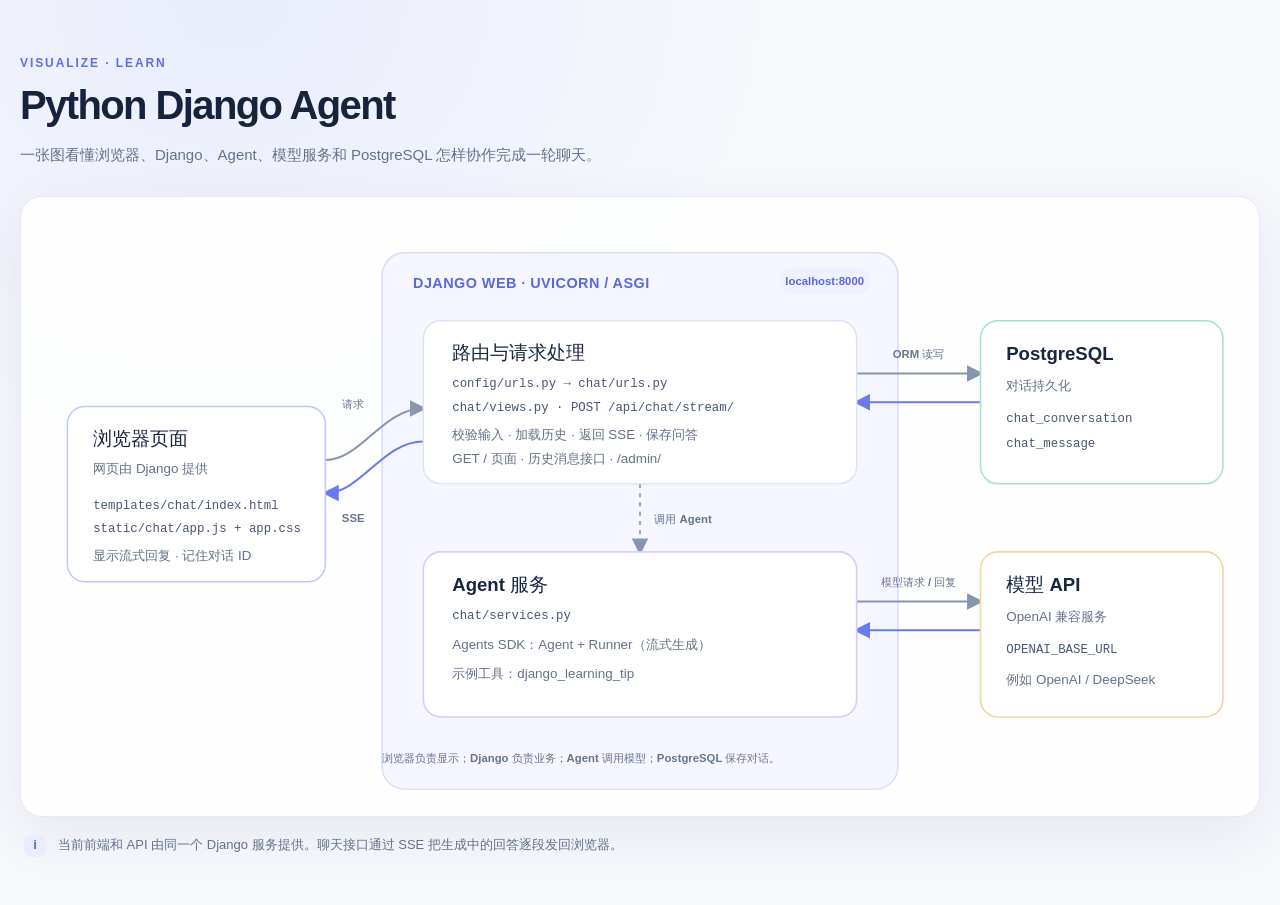
<file: visualize_learn/python-django-learn/index.html>
<!doctype html>
<html lang="zh-CN">
<head>
  <meta charset="utf-8">
  <meta name="viewport" content="width=device-width, initial-scale=1">
  <meta name="theme-color" content="#f6f8fc">
  <title>Python Django Agent · 项目架构</title>
  <style>
    :root {
      color-scheme: light;
      font-family: Inter, "Segoe UI", "Microsoft YaHei", sans-serif;
      color: #17233d;
      background: #f6f8fc;
      font-synthesis: none;
      text-rendering: optimizeLegibility;
    }

    * { box-sizing: border-box; }

    body {
      margin: 0;
      min-width: 320px;
      min-height: 100vh;
      background:
        radial-gradient(ellipse at 18% 0%, rgba(88, 111, 245, .08), transparent 34rem),
        #f6f8fc;
    }

    main {
      width: min(1240px, calc(100% - 40px));
      margin: 0 auto;
      padding: 56px 0 48px;
    }

    .eyebrow {
      margin: 0 0 12px;
      color: #5c6ee8;
      font-size: 12px;
      font-weight: 750;
      letter-spacing: .16em;
      text-transform: uppercase;
    }

    h1 {
      margin: 0;
      font-size: clamp(28px, 4vw, 40px);
      letter-spacing: -.04em;
      line-height: 1.15;
    }

    .intro {
      max-width: 700px;
      margin: 14px 0 28px;
      color: #64718a;
      font-size: 15px;
      line-height: 1.7;
    }

    .diagram-frame {
      overflow-x: auto;
      border: 1px solid #e4e9f2;
      border-radius: 22px;
      background: rgba(255, 255, 255, .86);
      box-shadow: 0 18px 55px rgba(39, 57, 93, .08);
      scrollbar-color: #bdc7dc transparent;
    }

    svg {
      display: block;
      width: 100%;
      min-width: 900px;
      height: auto;
    }

    .node { fill: #fff; stroke: #dce4f0; stroke-width: 1.5; }
    .node-browser { stroke: #bfc9ff; }
    .node-agent { stroke: #d9c9ff; }
    .node-db { stroke: #a9dfd2; }
    .node-model { stroke: #f3d3a4; }
    .django-boundary { fill: #f5f6ff; stroke: #d8defb; stroke-width: 1.5; }
    .node-title { fill: #192541; font-size: 18px; font-weight: 720; }
    .node-subtitle { fill: #63718a; font-size: 13px; }
    .node-code { fill: #485773; font-family: Consolas, "Cascadia Code", monospace; font-size: 12px; }
    .boundary-title { fill: #5969d9; font-size: 14px; font-weight: 750; letter-spacing: .03em; }
    .flow-label { fill: #66748d; font-size: 11px; font-weight: 650; }
    .flow {
      fill: none;
      stroke: #8795ad;
      stroke-width: 2;
      marker-end: url(#arrow);
    }
    .flow-response { stroke: #697bea; marker-end: url(#arrow-accent); }
    .flow-internal { stroke: #9aa7bc; stroke-dasharray: 4 5; }
    .small-pill { fill: #eef1ff; }
    .small-pill-text { fill: #5869d9; font-size: 11px; font-weight: 700; }

    .note {
      display: flex;
      align-items: flex-start;
      gap: 12px;
      margin: 18px 4px 0;
      color: #63718a;
      font-size: 13px;
      line-height: 1.6;
    }

    .note-mark {
      display: grid;
      width: 22px;
      height: 22px;
      flex: 0 0 22px;
      place-items: center;
      border-radius: 7px;
      background: #e9edff;
      color: #5969d9;
      font-weight: 800;
    }

    @media (max-width: 600px) {
      main { width: calc(100% - 24px); padding-top: 36px; }
      .intro { margin-bottom: 20px; }
      .diagram-frame { border-radius: 16px; }
    }
  </style>
</head>
<body>
  <main>
    <p class="eyebrow">VISUALIZE · LEARN</p>
    <h1>Python Django Agent</h1>
    <p class="intro">一张图看懂浏览器、Django、Agent、模型服务和 PostgreSQL 怎样协作完成一轮聊天。</p>

    <section class="diagram-frame" aria-label="当前项目架构图">
      <svg viewBox="0 0 1200 600" role="img" aria-labelledby="diagram-title diagram-description">
        <title id="diagram-title">Python Django Agent 当前项目架构</title>
        <desc id="diagram-description">浏览器调用 Django 流式聊天接口。Django 读取和保存 PostgreSQL 中的对话，并通过 Agents SDK 调用模型 API。</desc>
        <defs>
          <marker id="arrow" markerWidth="8" markerHeight="8" refX="6.5" refY="4" orient="auto">
            <path d="M0,0 L8,4 L0,8 Z" fill="#8795ad"></path>
          </marker>
          <marker id="arrow-accent" markerWidth="8" markerHeight="8" refX="6.5" refY="4" orient="auto">
            <path d="M0,0 L8,4 L0,8 Z" fill="#697bea"></path>
          </marker>
        </defs>

        <!-- Django service boundary -->
        <rect class="django-boundary" x="350" y="54" width="500" height="520" rx="22"></rect>
        <text class="boundary-title" x="380" y="88">DJANGO WEB · UVICORN / ASGI</text>
        <rect class="small-pill" x="735" y="68" width="88" height="26" rx="13"></rect>
        <text class="small-pill-text" x="779" y="85" text-anchor="middle">localhost:8000</text>

        <!-- Connections are drawn before the cards -->
        <path class="flow" d="M295 255 C330 255 350 205 390 205"></path>
        <path class="flow flow-response" d="M390 237 C350 237 330 287 295 287"></path>
        <text class="flow-label" x="322" y="205" text-anchor="middle">请求</text>
        <text class="flow-label" x="322" y="315" text-anchor="middle">SSE</text>

        <path class="flow flow-internal" d="M600 278 V344"></path>
        <text class="flow-label" x="614" y="316">调用 Agent</text>

        <path class="flow" d="M810 171 H930"></path>
        <path class="flow flow-response" d="M930 199 H810"></path>
        <text class="flow-label" x="870" y="156" text-anchor="middle">ORM 读写</text>

        <path class="flow" d="M810 392 H930"></path>
        <path class="flow flow-response" d="M930 420 H810"></path>
        <text class="flow-label" x="870" y="377" text-anchor="middle">模型请求 / 回复</text>

        <!-- Browser -->
        <rect class="node node-browser" x="45" y="203" width="250" height="170" rx="17"></rect>
        <text class="node-title" x="70" y="240">浏览器页面</text>
        <text class="node-subtitle" x="70" y="268">网页由 Django 提供</text>
        <text class="node-code" x="70" y="302">templates/chat/index.html</text>
        <text class="node-code" x="70" y="325">static/chat/app.js + app.css</text>
        <text class="node-subtitle" x="70" y="352">显示流式回复 · 记住对话 ID</text>

        <!-- Django routes and views -->
        <rect class="node" x="390" y="120" width="420" height="158" rx="17"></rect>
        <text class="node-title" x="418" y="157">路由与请求处理</text>
        <text class="node-code" x="418" y="184">config/urls.py → chat/urls.py</text>
        <text class="node-code" x="418" y="207">chat/views.py · POST /api/chat/stream/</text>
        <text class="node-subtitle" x="418" y="235">校验输入 · 加载历史 · 返回 SSE · 保存问答</text>
        <text class="node-subtitle" x="418" y="258">GET / 页面 · 历史消息接口 · /admin/</text>

        <!-- Agent service -->
        <rect class="node node-agent" x="390" y="344" width="420" height="160" rx="17"></rect>
        <text class="node-title" x="418" y="382">Agent 服务</text>
        <text class="node-code" x="418" y="409">chat/services.py</text>
        <text class="node-subtitle" x="418" y="438">Agents SDK：Agent + Runner（流式生成）</text>
        <text class="node-subtitle" x="418" y="466">示例工具：django_learning_tip</text>

        <!-- PostgreSQL -->
        <rect class="node node-db" x="930" y="120" width="235" height="158" rx="17"></rect>
        <text class="node-title" x="955" y="158">PostgreSQL</text>
        <text class="node-subtitle" x="955" y="187">对话持久化</text>
        <text class="node-code" x="955" y="218">chat_conversation</text>
        <text class="node-code" x="955" y="242">chat_message</text>

        <!-- Model provider -->
        <rect class="node node-model" x="930" y="344" width="235" height="160" rx="17"></rect>
        <text class="node-title" x="955" y="382">模型 API</text>
        <text class="node-subtitle" x="955" y="411">OpenAI 兼容服务</text>
        <text class="node-code" x="955" y="442">OPENAI_BASE_URL</text>
        <text class="node-subtitle" x="955" y="472">例如 OpenAI / DeepSeek</text>

        <text class="flow-label" x="350" y="548">浏览器负责显示；Django 负责业务；Agent 调用模型；PostgreSQL 保存对话。</text>
      </svg>
    </section>

    <p class="note"><span class="note-mark" aria-hidden="true">i</span><span>当前前端和 API 由同一个 Django 服务提供。聊天接口通过 SSE 把生成中的回答逐段发回浏览器。</span></p>
  </main>
</body>
</html>
</file>
